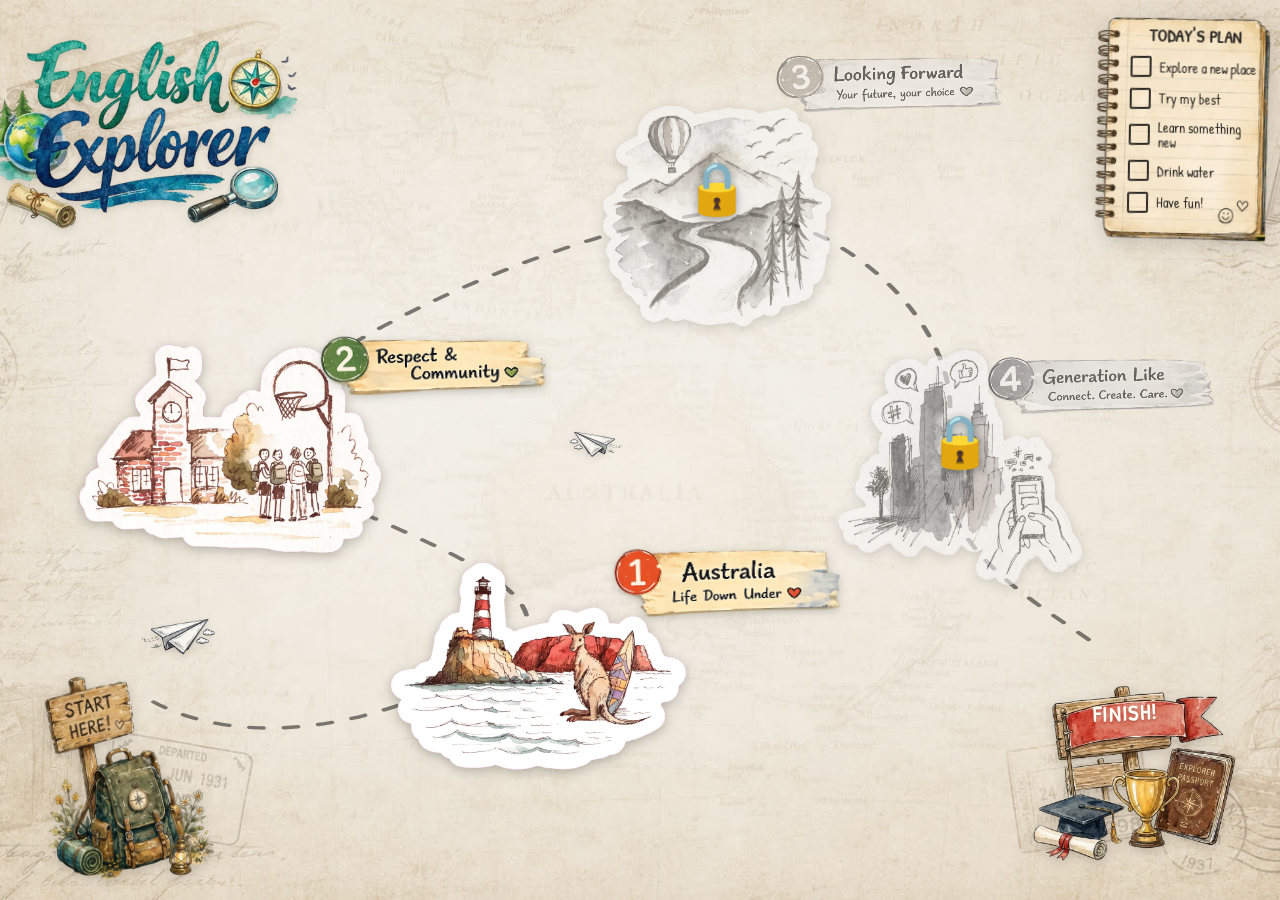
<file: index.html>
<!DOCTYPE html>
<html lang="en">
<head>
  <meta charset="UTF-8">
  <meta name="viewport" content="width=device-width, initial-scale=1.0, viewport-fit=cover">
  <title>English Explorer</title>

  <!-- PWA: installable, fullscreen landscape on iPad -->
  <link rel="manifest" href="manifest.webmanifest">
  <meta name="theme-color" content="#f5efe0">
  <meta name="apple-mobile-web-app-capable" content="yes">
  <meta name="apple-mobile-web-app-status-bar-style" content="default">
  <link rel="apple-touch-icon" href="assets/icons/apple-touch-icon.png">

  <link rel="icon" href="favicon.svg" type="image/svg+xml">

  <link rel="stylesheet" href="css/main.css">
</head>
<body>

  <!-- App shell: all views (map / unit carousel / section page) render here -->
  <main id="app" class="app"></main>

  <script type="module" src="js/app.js"></script>
</body>
</html>
</file>
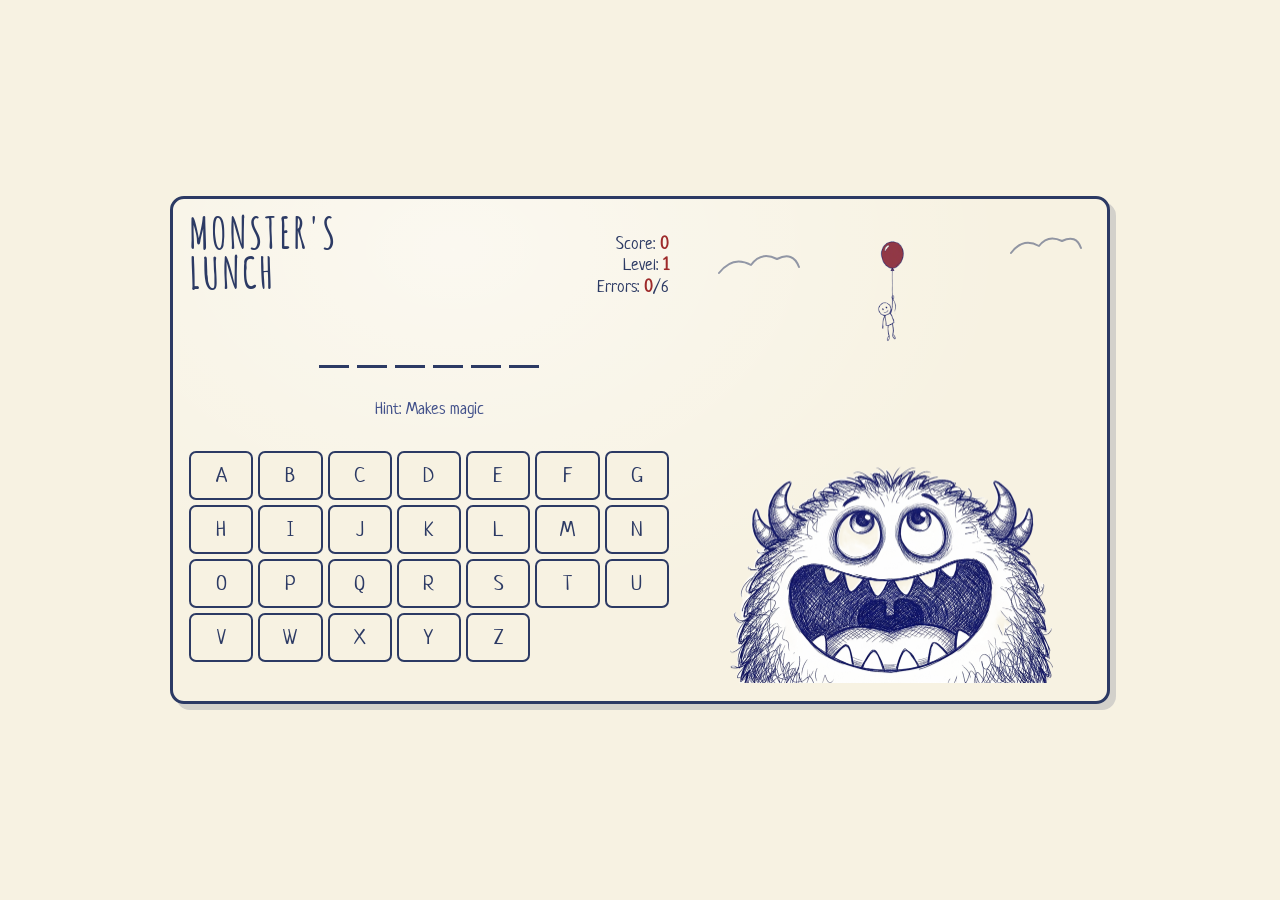
<file: assets/games/monster-hangman/index.html>
<!DOCTYPE html>
<html lang="en">
<head>
<meta charset="UTF-8">
<meta name="viewport" content="width=device-width, initial-scale=1.0">
<title>Monster's Lunch</title>
<link href="https://fonts.googleapis.com/css2?family=Amatic+SC:wght@700&family=Neucha&display=swap" rel="stylesheet">
<style>
  :root{
    --ink:#2c3a64;
    --ink-soft:#41508a;
    --paper:#f7f2e2;
    --paper-dark:#efe7cf;
    --red:#9e2b2b;
  }
  *{box-sizing:border-box;margin:0;padding:0}
  body{
    background:var(--paper);
    color:var(--ink);
    font-family:'Neucha',cursive;
    min-height:100vh;
    display:flex;justify-content:center;
    padding:12px;
  }
  .game{
    width:100%;max-width:420px;
    border:3px solid var(--ink);
    border-radius:14px;
    background:
      radial-gradient(ellipse at 30% 10%, rgba(255,255,255,.5), transparent 60%),
      var(--paper);
    box-shadow:6px 6px 0 rgba(44,58,100,.18);
    padding:14px 16px 18px;
    position:relative;
    overflow:hidden;
  }
  header{display:flex;align-items:baseline;justify-content:space-between;gap:8px}
  h1{
    font-family:'Amatic SC',cursive;
    font-size:clamp(34px,9vw,44px);
    letter-spacing:2px;
    line-height:.9;
  }
  .stats{font-size:17px;text-align:right;line-height:1.25;white-space:nowrap}
  .stats b{color:var(--red)}

  .word{
    display:flex;justify-content:center;gap:8px;
    margin:10px 0 4px;
    min-height:44px;
    flex-wrap:wrap;
  }
  .word .slot{
    width:30px;height:40px;
    border-bottom:3px solid var(--ink);
    font-size:30px;text-align:center;
    font-family:'Amatic SC',cursive;
    letter-spacing:1px;
  }
  .hint{text-align:center;font-size:17px;color:var(--ink-soft);min-height:22px}

  /* ------ scene ------ */
  .scene{position:relative;margin:2px auto 8px;width:100%}
  svg{display:block;width:100%;height:auto}
  .inky{stroke:var(--ink);stroke-linecap:round;stroke-linejoin:round;fill:none}

  #hero{transition:transform .9s cubic-bezier(.45,.05,.55,1.2)}
  #heroImgWrap{transform-origin:0 -75px;animation:sway 3.4s ease-in-out infinite}
  @keyframes sway{0%,100%{transform:rotate(-4deg)}50%{transform:rotate(4deg)}}
  .shake{animation:shake .45s ease}
  @keyframes shake{0%,100%{transform:translateX(0)}25%{transform:translateX(-6px)}50%{transform:translateX(6px)}75%{transform:translateX(-4px)}}

  #monsterClosed,#chompWord,#yumWord{opacity:0}
  #monsterOpen,#monsterClosed{transition:opacity .3s}
  #chompWord,#yumWord{transition:opacity .4s}
  .chomped #monsterOpen{opacity:0}
  .chomped #monsterClosed{opacity:1}
  .chomped #hero{opacity:0;transition:opacity .2s .1s}
  .chomped #chompWord,.chomped #yumWord{opacity:1;transition-delay:.35s}

  .flyaway #hero{transform:translate(60px,-560px) !important;transition:transform 1.6s ease-in}

  /* ------ keyboard ------ */
  .kb{display:grid;grid-template-columns:repeat(7,1fr);gap:5px}
  .kb button{
    font-family:'Neucha',cursive;
    font-size:19px;padding:7px 0;
    background:var(--paper);color:var(--ink);
    border:2px solid var(--ink);border-radius:7px;
    cursor:pointer;transition:transform .08s;
  }
  .kb button:hover:not(:disabled){background:var(--paper-dark);transform:translateY(-2px)}
  .kb button:focus-visible{outline:3px solid var(--red);outline-offset:1px}
  .kb button:disabled{cursor:default;opacity:.9}
  .kb button.hit{background:var(--ink);color:var(--paper)}
  .kb button.miss{
    color:var(--red);border-color:var(--red);
    background:
      linear-gradient(45deg,transparent 44%,var(--red) 44%,var(--red) 56%,transparent 56%),
      linear-gradient(-45deg,transparent 44%,var(--red) 44%,var(--red) 56%,transparent 56%);
    text-shadow:0 0 4px var(--paper);
  }

  /* ------ overlay ------ */
  .overlay{
    position:absolute;inset:0;
    background:rgba(247,242,226,.9);
    display:flex;flex-direction:column;align-items:center;justify-content:center;
    gap:10px;text-align:center;padding:20px;
    opacity:0;pointer-events:none;transition:opacity .5s;
  }
  .overlay.show{opacity:1;pointer-events:auto;transition-delay:.9s}
  .overlay h2{font-family:'Amatic SC',cursive;font-size:52px;letter-spacing:2px}
  .overlay .answer{font-size:22px}
  .overlay .answer b{font-family:'Amatic SC',cursive;font-size:34px;letter-spacing:3px;color:var(--red)}
  .overlay button{
    font-family:'Amatic SC',cursive;font-size:28px;letter-spacing:2px;
    padding:8px 26px;border:3px solid var(--ink);border-radius:10px;
    background:var(--paper);color:var(--ink);cursor:pointer;
    box-shadow:4px 4px 0 rgba(44,58,100,.25);
  }
  .overlay button:hover{background:var(--paper-dark)}


  /* ------ горизонтальная раскладка (планшеты/десктоп) ------ */
  @media (min-width: 600px){
    body{align-items:center}
    .game{
      max-width:940px;
      display:grid;
      grid-template-columns:minmax(0,1fr) 400px;
      grid-template-areas:
        "header scene"
        "word   scene"
        "hint   scene"
        "kb     scene";
      column-gap:22px;
      align-content:center;
    }
    header{grid-area:header}
    .word{grid-area:word}
    .hint{grid-area:hint}
    .scene{grid-area:scene;align-self:center;margin:0}
    .kb{grid-area:kb;align-self:start;margin-top:10px}
    .kb button{font-size:21px;padding:9px 0}
  }

  @media (prefers-reduced-motion:reduce){
    #heroImgWrap{animation:none}
    #hero,.flyaway #hero{transition:none}
  }
</style>
</head>
<body>
<div class="game" id="game">
  <header>
    <h1>MONSTER'S<br>LUNCH</h1>
    <div class="stats">
      Score: <b id="score">0</b><br>
      Level: <b id="level">1</b><br>
      Errors: <b id="errs">0</b>/6
    </div>
  </header>

  <div class="word" id="word"></div>
  <div class="hint" id="hint"></div>

  <div class="scene" id="scene">
    <svg viewBox="0 0 400 470" aria-hidden="true">
      <!-- clouds -->
      <g class="inky" stroke-width="2" opacity=".5">
        <path d="M28 60 q14 -18 32 -8 q10 -14 26 -6 q16 -8 22 8"/>
        <path d="M320 40 q12 -16 28 -7 q9 -12 23 -5 q14 -7 19 7"/>
      </g>

      <!-- MONSTER (two images: mouth open / closed) -->
      <image id="monsterOpen"   x="0" y="245" width="400" height="225" preserveAspectRatio="xMidYMax meet"/>
      <image id="monsterClosed" x="0" y="245" width="400" height="225" preserveAspectRatio="xMidYMax meet"/>

      <!-- HERO WITH RED BALLOON -->
      <g id="hero" transform="translate(200,60)">
        <g id="heroShake">
          <g id="heroImgWrap">
            <image id="heroImg" x="-56" y="-75" width="112" height="150" preserveAspectRatio="xMidYMid meet"/>
          </g>
        </g>
      </g>

      <text id="chompWord" x="60" y="290" font-family="'Amatic SC',cursive" font-size="36" fill="#2c3a64" transform="rotate(-8 60 290)">Chomp!</text>
      <text id="yumWord" x="310" y="300" font-family="'Amatic SC',cursive" font-size="32" fill="#9e2b2b" transform="rotate(8 310 300)">Yum!</text>
    </svg>

    <div class="overlay" id="overlay">
      <h2 id="ovTitle"></h2>
      <div class="answer" id="ovAnswer"></div>
      <button id="ovBtn">Play again</button>
    </div>
  </div>

  <div class="kb" id="kb"></div>
</div>

<script src="words.js"></script>
<script>
(function(){
  /* ============================================================
     SETTINGS — everything you may want to change is here
     ============================================================ */

  /* Images. Currently loaded from the generated links.
     Recommended: download them, put next to this file,
     and replace the links with "monster-open.png" etc. */
  const IMG = {
    monsterOpen:   "monster-open.png",
    monsterClosed: "monster-closed.png",
    hero:          "hero.png",
  };

  /* Hero Y positions for 0..6 errors.
     The last number is where he "falls" into the mouth —
     adjust it if the mouth is higher or lower. */
  const STEPS = [78, 118, 158, 199, 239, 279, 320];

  /* Words come from the ?w= URL parameter (per competence page) if
     present, otherwise from words.js. Format: "WORD|hint" per line. */
  const WORD_PARAM = new URLSearchParams(location.search).get("w");
  const WORD_SOURCE = WORD_PARAM
    ? decodeURIComponent(WORD_PARAM)
    : (typeof WORDS_TEXT === "string" ? WORDS_TEXT : "");
  const WORDS = WORD_SOURCE
    .split("\n")
    .map(l => l.trim())
    .filter(l => l && !l.startsWith("#"))
    .map(l => l.split("|"))
    .map(p => [p[0].trim().toUpperCase().replace(/Ё/g,"Е"), (p[1]||"").trim()])
    .filter(p => p[0]);
  if (!WORDS.length) WORDS.push(["MONSTER","Who is waiting down below?"]); /* запасное слово, если файл не найден */

  /* ============================================================ */

  const ALPHABET = "ABCDEFGHIJKLMNOPQRSTUVWXYZ".split("");
  const MAX_ERR = 6;

  const $ = id => document.getElementById(id);
  const scene=$("scene"), hero=$("hero"), heroShake=$("heroShake"),
        wordEl=$("word"), hintEl=$("hint"), kbEl=$("kb"),
        overlay=$("overlay"), ovTitle=$("ovTitle"), ovAnswer=$("ovAnswer"), ovBtn=$("ovBtn");

  $("monsterOpen").setAttribute("href", IMG.monsterOpen);
  $("monsterClosed").setAttribute("href", IMG.monsterClosed);
  $("heroImg").setAttribute("href", IMG.hero);

  let word="", hint="", guessed=new Set(), errors=0, score=0, level=1, over=false, lastIdx=-1;

  function pickWord(){
    let i; do { i = Math.floor(Math.random()*WORDS.length); } while (WORDS.length>1 && i===lastIdx);
    lastIdx=i; [word,hint]=WORDS[i];
  }

  function buildKeyboard(){
    kbEl.innerHTML="";
    ALPHABET.forEach(ch=>{
      const b=document.createElement("button");
      b.textContent=ch; b.dataset.ch=ch;
      b.addEventListener("click",()=>guess(ch));
      kbEl.appendChild(b);
    });
  }

  function renderWord(){
    wordEl.innerHTML="";
    for(const ch of word){
      const s=document.createElement("div");
      s.className="slot";
      s.textContent = guessed.has(ch) || over ? ch : "";
      wordEl.appendChild(s);
    }
  }

  function setHero(){
    hero.style.transform = `translate(200px, ${STEPS[errors]}px)`;
  }

  function guess(ch){
    if(over || guessed.has(ch)) return;
    guessed.add(ch);
    const btn = kbEl.querySelector(`[data-ch="${ch}"]`);
    if(word.includes(ch)){
      btn.classList.add("hit"); btn.disabled=true;
      score++; $("score").textContent=score;
      renderWord();
      if([...word].every(c=>guessed.has(c))) win();
    } else {
      btn.classList.add("miss"); btn.disabled=true;
      errors++; $("errs").textContent=errors;
      heroShake.classList.remove("shake"); void heroShake.offsetWidth;
      heroShake.classList.add("shake");
      setHero();
      if(errors>=MAX_ERR) lose();
    }
  }

  function win(){
    over=true;
    level++; $("level").textContent=level;
    scene.classList.add("flyaway");
    showOverlay("Saved! 🎈", `The word: <b>${word}</b>`);
  }

  function lose(){
    over=true;
    setTimeout(()=>{
      scene.classList.add("chomped");
      showOverlay("Chomp! Eaten…", `The word was: <b>${word}</b>`);
    }, 950); /* wait for the hero to reach the mouth */
  }

  function showOverlay(title, answer){
    ovTitle.textContent=title;
    ovAnswer.innerHTML=answer;
    renderWord();
    overlay.classList.add("show");
    ovBtn.focus();
  }

  function newRound(){
    guessed=new Set(); errors=0; over=false;
    $("errs").textContent="0";
    scene.classList.remove("chomped","flyaway");
    overlay.classList.remove("show");
    pickWord();
    hintEl.textContent = "Hint: " + hint;
    buildKeyboard();
    renderWord();
    hero.style.transition="none";
    setHero();
    void hero.offsetWidth;
    hero.style.transition="";
  }

  ovBtn.addEventListener("click", newRound);
  document.addEventListener("keydown", e=>{
    const ch = e.key.toUpperCase();
    if(ch.length===1 && ALPHABET.includes(ch)) guess(ch);
    if(e.key==="Enter" && over) newRound();
  });

  newRound();

  /* When embedded, tell the parent our real height so the card fits
     the game exactly (no empty space, no inner scroll). */
  const gameEl = $("game");
  function postHeight(){
    try { parent.postMessage({ type: "gameHeight", h: gameEl.offsetHeight + 28 }, "*"); } catch(e){}
  }
  if (window.parent !== window) {
    window.addEventListener("load", postHeight);
    if (typeof ResizeObserver !== "undefined") new ResizeObserver(postHeight).observe(gameEl);
    postHeight();
  }
})();
</script>
</body>
</html>
</file>
<file: css/main.css>
/* ============================================================
   English Explorer — main stylesheet (import hub)
   Order matters: tokens → base → layout → components → views
   ============================================================ */

@import url("fonts.css");
@import url("tokens.css");
@import url("base.css");
@import url("layout.css");

/* Shared components */
@import url("components/back-tab.css");
@import url("components/carousel.css");
@import url("components/checklist.css");
@import url("components/sticky-note.css");
@import url("components/journal-carousel.css");
@import url("components/exercises.css");
@import url("components/report-builder.css");
@import url("components/listen-prep.css");
@import url("components/mediation-flow.css");
@import url("components/change-writer.css");
@import url("components/speaking.css");
@import url("components/speak-cards.css");
@import url("components/wordmaster.css");
@import url("components/picturevocab.css");

/* Views */
@import url("views/map.css");
@import url("views/unit.css");
@import url("views/section.css");
</file>
